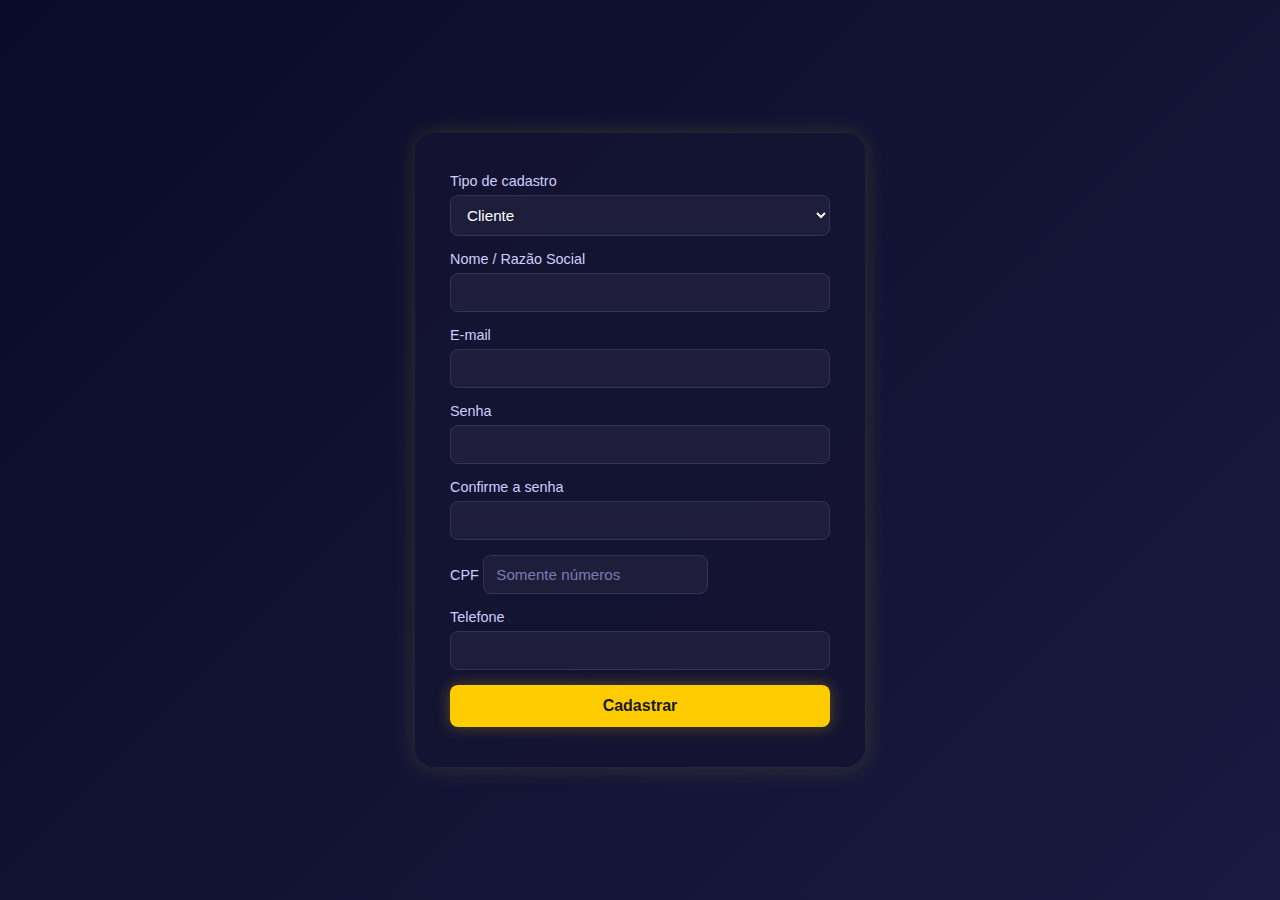
<file: PECAAQteste-main/Cadastrar/index.html>
<!DOCTYPE html>
<html lang="pt-br">
<head>
  <meta charset="UTF-8">
  <title>Cadastro</title>
  <link rel="stylesheet" href="style.css">
</head>
<body>
  <form id="formCadastro" method="POST" action="cadastrar.php">
    <label>Tipo de cadastro</label>
    <select name="tipo" id="tipoCadastro">
      <option value="Cliente">Cliente</option>
      <option value="Empresa">Empresa</option>
    </select>

    <label>Nome / Razão Social</label>
    <input type="text" name="nome" required>

    <label>E-mail</label>
    <input type="email" name="email" required>

    <label>Senha</label>
    <input type="password" name="senha" required>

    <label>Confirme a senha</label>
    <input type="password" id="confirmarSenha" required>

    <div id="campoCpfCnpj">
      <label id="labelCpfCnpj">CPF</label>
      <input type="text" id="inputCpfCnpj" name="cpf_cnpj" placeholder="Somente números" required>
    </div>

    <label>Telefone</label>
    <input type="text" name="telefone">

    <button type="submit">Cadastrar</button>
  </form>

  <script>
    // Script para mudar label e placeholder do CPF/CNPJ
    const tipoCadastro = document.getElementById('tipoCadastro');
    const labelCpfCnpj = document.getElementById('labelCpfCnpj');
    const inputCpfCnpj = document.getElementById('inputCpfCnpj');
    const form = document.getElementById('formCadastro');
    const confirmarSenha = document.getElementById('confirmarSenha');

    // Atualiza label e placeholder ao mudar tipo
    tipoCadastro.addEventListener('change', () => {
      if(tipoCadastro.value === 'Cliente'){
        labelCpfCnpj.textContent = 'CPF';
        inputCpfCnpj.placeholder = 'Somente números';
      } else {
        labelCpfCnpj.textContent = 'CNPJ';
        inputCpfCnpj.placeholder = 'Somente números';
      }
    });

    // Valida senha antes de enviar
    form.addEventListener('submit', (e) => {
      if(form.senha.value !== confirmarSenha.value){
        e.preventDefault();
        alert("As senhas não conferem!");
      }
    });
  </script>
</body>
</html>
</file>
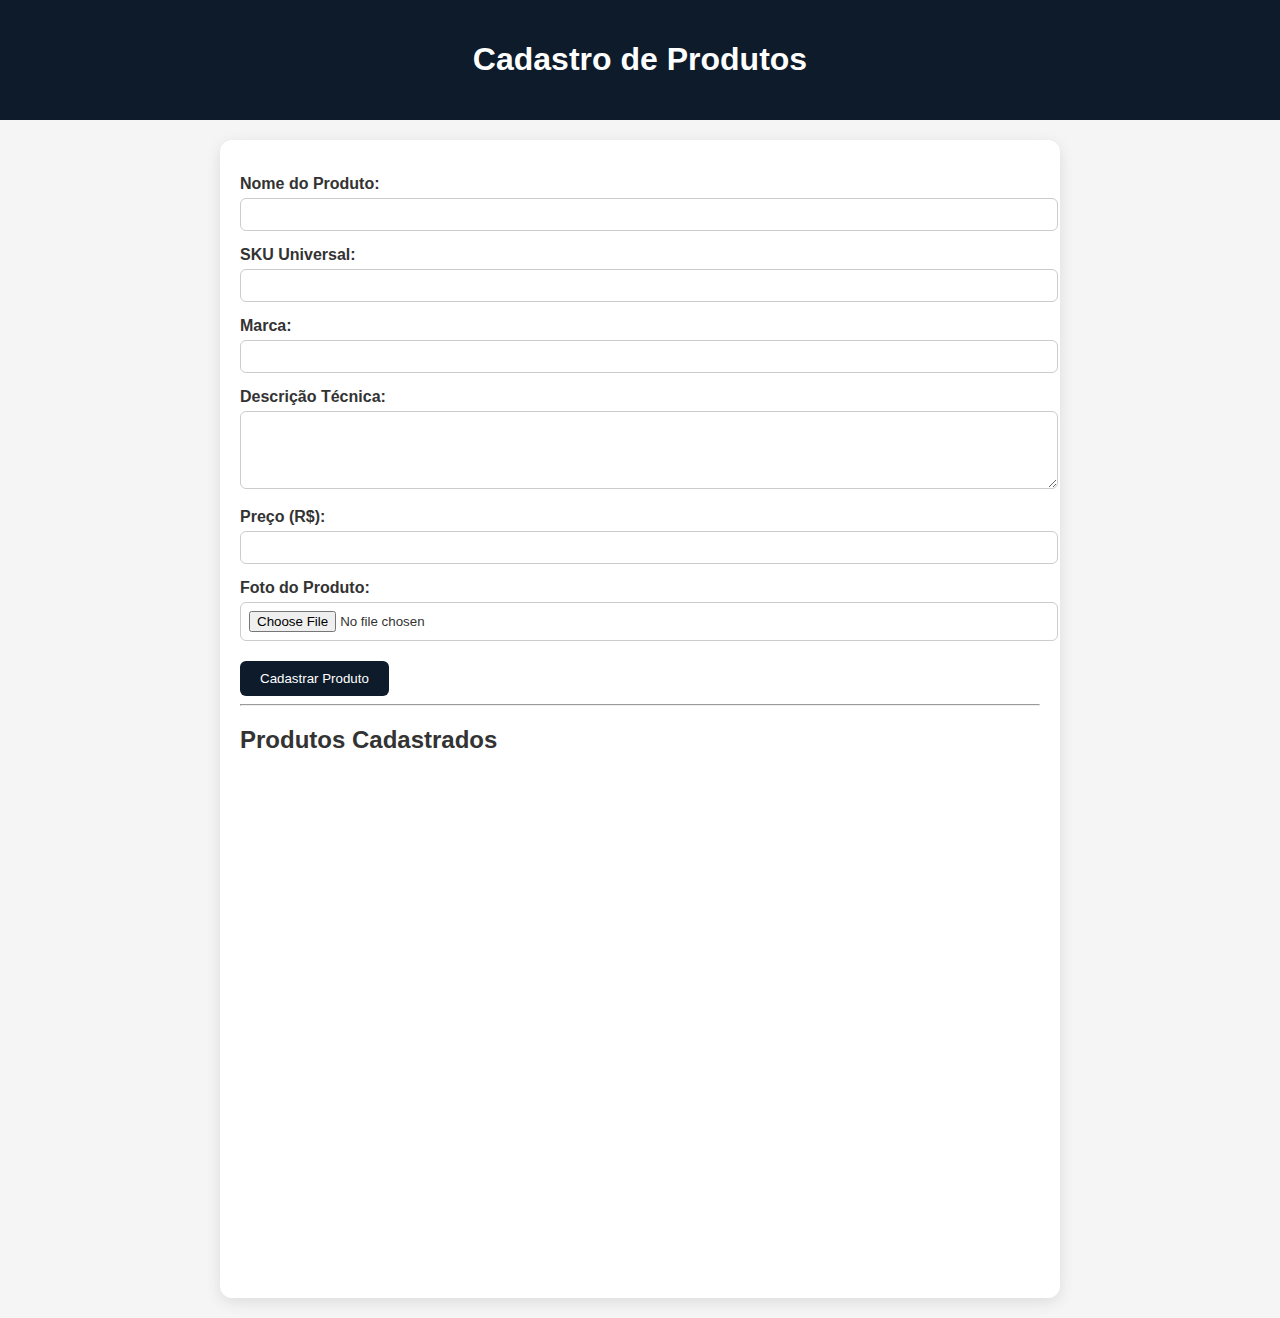
<file: PECAAQteste-main/Empresas/indexEmpresas.html>
<!DOCTYPE html>
<html lang="pt-BR">
<head>
  <meta charset="UTF-8">
  <meta name="viewport" content="width=device-width, initial-scale=1.0">
  <title>Cadastro de Produtos - Empresas</title>
  <link rel="stylesheet" href="styleEmpresas.css">
</head>
<body>

  <header>
    <h1>Cadastro de Produtos</h1>
  </header>

  <main>
    <form id="formProduto" action="processaProduto.php" method="POST" enctype="multipart/form-data">
      <label for="nome">Nome do Produto:</label>
      <input type="text" id="nome" name="nome" required>

      <label for="sku">SKU Universal:</label>
      <input type="text" id="sku" name="sku">

      <label for="marca">Marca:</label>
      <input type="text" id="marca" name="marca">

      <label for="descricao">Descrição Técnica:</label>
      <textarea id="descricao" name="descricao" rows="4"></textarea>

      <label for="preco">Preço (R$):</label>
      <input type="text" id="preco" name="preco" required>

      <label for="foto">Foto do Produto:</label>
      <input type="file" id="foto" name="foto" accept="image/*" required>

      <button type="submit">Cadastrar Produto</button>
    </form>

    <hr>

    <section id="produtosCadastrados">
      <h2>Produtos Cadastrados</h2>
      <iframe src="indexEmpresas.php" frameborder="0" width="100%" height="500px"></iframe>
    </section>
  </main>

</body>
</html>
</file>
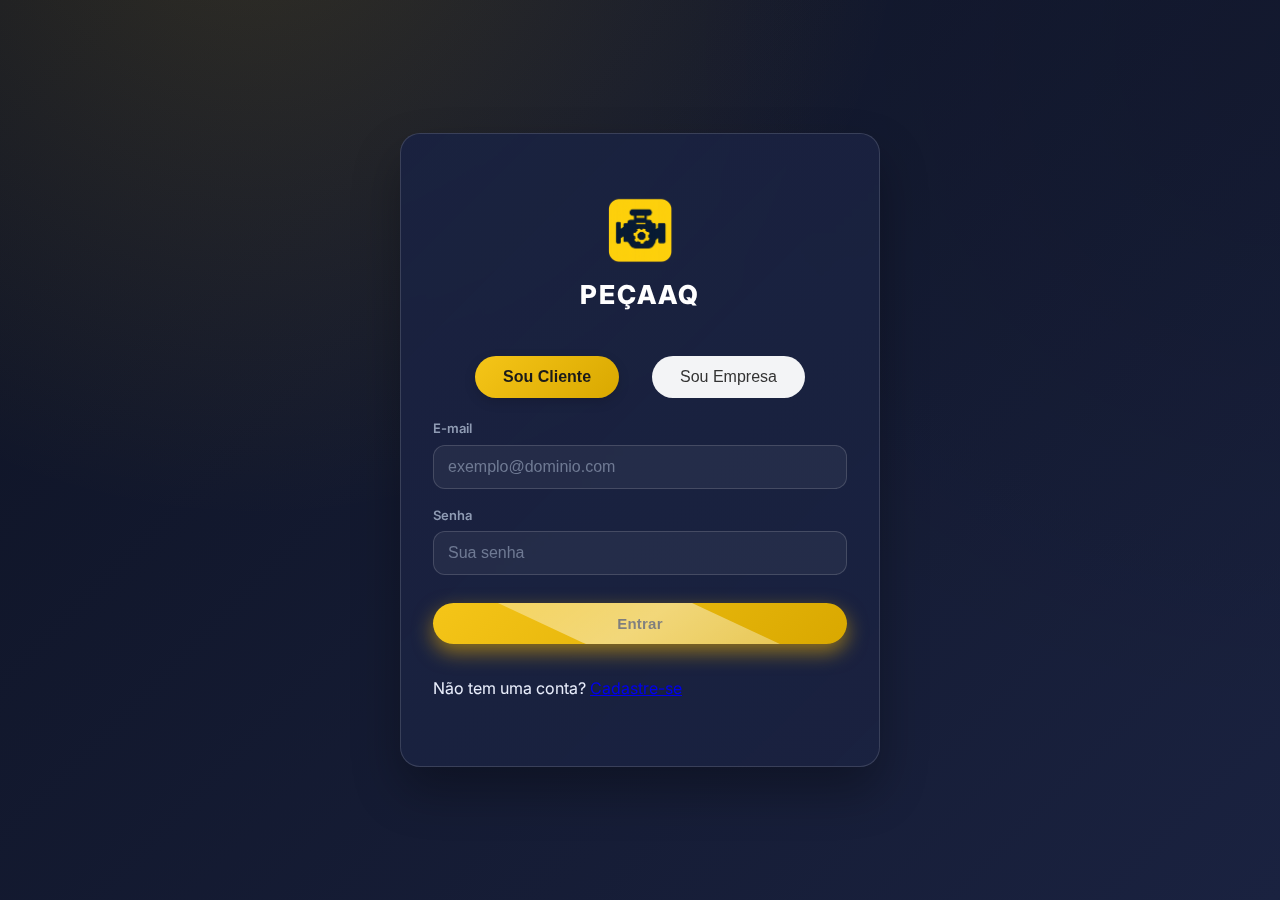
<file: PECAAQteste-main/Login/indexLogin.html>
<!DOCTYPE html>
<html lang="pt-br">

<head>
    <meta charset="utf-8" />
    <meta name="viewport" content="width=device-width, initial-scale=1" />
    <title>PeçaAq - Login</title>
    <link rel="preconnect" href="https://fonts.googleapis.com">
    <link rel="preconnect" href="https://fonts.gstatic.com" crossorigin>
    <link href="https://fonts.googleapis.com/css2?family=Inter:wght@400;500;600;700&display=swap" rel="stylesheet">
    <link rel="stylesheet" href="styleLogin.css" />
</head>

<body>
    <main class="login-container">
        <section class="login-card" aria-label="Login do PeçaAq">

            <!-- LOGO CENTRAL -->
            <div class="logo-container">
                <img src="imgLogin/LogoPecaAq4.png" alt="Logo PeçaAq" class="logo">
                <span class="brand__name">PEÇAAQ</span>
            </div>

            <!-- Abas de ação: Sou Cliente / Sou Empresa -->
            <div class="tab-selector" aria-label="Seleção de tela">
                <button class="tab active" data-tab="cliente">Sou Cliente</button>
                <button class="tab" data-tab="empresa">Sou Empresa</button>
            </div>

            <!-- Conteúdo dinâmico -->
            <div class="content-area">

                <!-- Login Cliente -->
                <form id="form-cliente" class="login-form active" autocomplete="on" novalidate method="POST" action="login.php">
                    <input type="hidden" name="tipo" value="Cliente">
                    <div class="form-field">
                        <label for="email-cliente">E-mail</label>
                        <input type="email" id="email-cliente" name="login" placeholder="exemplo@dominio.com" required />
                    </div>
                    <div class="form-field">
                        <label for="senha-cliente">Senha</label>
                        <input type="password" id="senha-cliente" name="senha" placeholder="Sua senha" required />
                    </div>
                    <button type="submit" class="primary-btn btn-modern">Entrar</button>

                    <!-- Link de cadastro -->
                    <p class="hint">
                        Não tem uma conta? 
                  <a href="../Cadastrar/index.html" class="link-to-cadastro">Cadastre-se</a>


                    </p>
                </form>

                <!-- Login Empresa -->
                <form id="form-empresa" class="login-form" autocomplete="on" novalidate method="POST" action="login.php" style="display:none;">
                    <input type="hidden" name="tipo" value="Empresa">
                    <div class="form-field">
                        <label for="cnpj">CNPJ</label>
                        <input type="text" id="cnpj" name="login" placeholder="00.000.000/0000-00" required />
                    </div>
                    <div class="form-field">
                        <label for="senha-empresa">Senha</label>
                        <input type="password" id="senha-empresa" name="senha" placeholder="Sua senha" required />
                    </div>
                    <button type="submit" class="primary-btn btn-modern">Entrar</button>

                    <!-- Link de cadastro -->
                    <p class="hint">
                        Não tem uma conta? 
                <a href="../Cadastrar/index.html" class="link-to-cadastro">Cadastre-se</a>


                    </p>
                </form>

            </div>
        </section>
    </main>

    <script src="scriptLogin.js"></script>
</body>
</html>
</file>
<file: PECAAQteste-main/Cadastrar/style.css>
/* =========================
   ESTILO GERAL
========================= */
body {
  margin: 0;
  padding: 0;
  font-family: "Poppins", sans-serif;
  background: linear-gradient(135deg, #0a0a2a, #1a1a40);
  color: #fff;
  height: 100vh;
  display: flex;
  justify-content: center;
  align-items: center;
}

/* =========================
   CONTAINER DO FORMULÁRIO
========================= */
form {
  background: rgba(20, 20, 50, 0.9);
  padding: 40px 35px;
  border-radius: 20px;
  box-shadow: 0 0 25px rgba(255, 255, 0, 0.15);
  width: 380px;
  max-width: 90%;
  display: flex;
  flex-direction: column;
}

/* =========================
   TÍTULOS E LABELS
========================= */
label {
  margin-bottom: 6px;
  font-size: 0.9rem;
  font-weight: 500;
  color: #cfcffc;
}

/* =========================
   CAMPOS DE ENTRADA
========================= */
input,
select {
  background: #1e1e3a;
  border: 1px solid #33335a;
  border-radius: 8px;
  color: #fff;
  font-size: 0.95rem;
  padding: 10px 12px;
  margin-bottom: 15px;
  outline: none;
  transition: 0.2s;
}

input::placeholder {
  color: #7a7ab3;
}

input:focus,
select:focus {
  border-color: #ffcc00;
  box-shadow: 0 0 5px #ffcc00;
}

/* =========================
   BOTÃO
========================= */
button {
  background: #ffcc00;
  color: #1a1a1a;
  font-weight: bold;
  border: none;
  padding: 12px;
  border-radius: 8px;
  cursor: pointer;
  font-size: 1rem;
  transition: 0.3s;
  box-shadow: 0 0 15px rgba(255, 204, 0, 0.3);
}

button:hover {
  background: #ffe066;
  box-shadow: 0 0 25px rgba(255, 204, 0, 0.6);
}

/* =========================
   LINK DE ENTRAR
========================= */
a {
  color: #a780ff;
  text-decoration: none;
  font-weight: 500;
}

a:hover {
  color: #d5b3ff;
  text-decoration: underline;
}

/* =========================
   TEXTO INFERIOR
========================= */
form p {
  text-align: center;
  font-size: 0.9rem;
  margin-top: 10px;
}

form p a {
  color: #a780ff;
}

/* =========================
   RESPONSIVIDADE
========================= */
@media (max-width: 480px) {
  form {
    width: 90%;
    padding: 30px 25px;
  }

  button {
    font-size: 0.95rem;
  }
}
</file>
<file: PECAAQteste-main/Empresas/styleEmpresas.css>
body {
  font-family: 'Arial', sans-serif;
  background-color: #f5f5f5;
  color: #333;
  margin: 0;
  padding: 0;
}

header {
  background-color: #0D1B2A;
  color: #fff;
  padding: 20px;
  text-align: center;
}

main {
  max-width: 800px;
  margin: 20px auto;
  background: #fff;
  padding: 20px;
  border-radius: 12px;
  box-shadow: 0 4px 15px rgba(0,0,0,0.1);
}

form label {
  display: block;
  margin-top: 15px;
  font-weight: bold;
}

form input[type="text"],
form textarea,
form input[type="file"] {
  width: 100%;
  padding: 8px;
  margin-top: 5px;
  border-radius: 6px;
  border: 1px solid #ccc;
}

form button {
  margin-top: 20px;
  padding: 10px 20px;
  background-color: #0D1B2A;
  color: #fff;
  border: none;
  border-radius: 6px;
  cursor: pointer;
}

form button:hover {
  background-color: #1B263B;
}
</file>
<file: PECAAQteste-main/Login/styleLogin.css>
/* =====================  
   CSS ajustado ao HTML fornecido  
   ======================= */  

/* Variáveis (mantidas) */  
:root {  
  --bg: #0e1324;  
  --card: #1a2240;  
  --primary-start: #f5c518;  
  --primary-end: #d9a800;  
  --text: #e9eefc;  
  --muted: #8f9bb3;  
  --muted-dark: #6f7a98;  
  --shadow: rgba(0, 0, 0, 0.3);  
  --surface: rgba(255, 255, 255, 0.07);  
  --surface-2: rgba(255, 255, 255, 0.14);  
  --radius: 16px;  
  --radius-lg: 20px;  
  --focus: 0 0 0 5px rgba(245, 197, 24, 0.25);  
  --error: #ff6b6b;  
}  

/* Reset rápido de box sizing (já existente no seu código) */  
*, *::before, *::after { box-sizing: border-box; }  

/* Corpo e fundo (mantidos) */  
html, body {  
  height: 100%;  
  margin: 0;  
  font-family: 'Inter', -apple-system, BlinkMacSystemFont, 'Segoe UI', Roboto, Oxygen, Ubuntu, Cantarell, 'Open Sans', 'Helvetica Neue', sans-serif;  
  background:  
    radial-gradient(circle at 20% -15%, rgba(245, 197, 24, 0.15), transparent 45%),  
    radial-gradient(circle at 100% 5%, rgba(0, 0, 0, 0.12), transparent 45%),  
    linear-gradient(135deg, var(--bg) 0%, var(--card) 100%);  
  color: var(--text);  
  -webkit-font-smoothing: antialiased;  
  -moz-osx-font-smoothing: grayscale;  
  line-height: 1.6;  
  -webkit-text-size-adjust: 100%;  
}  

/* Layout do container de login (centrado) */  
.login-container {  
  min-height: 100vh;  
  display: grid;  
  place-items: center;  
  padding: 2.5rem;  
}  

/* Card */  
.login-card {  
  width: 100%;  
  max-width: 480px;  
  background: linear-gradient(135deg, rgba(26, 34, 64, 0.95), rgba(26, 34, 64, 0.9));  
  border-radius: var(--radius-lg);  
  padding: 2.5rem 2rem 3rem;  
  border: 1px solid var(--surface-2);  
  box-shadow: 0 24px 48px var(--shadow);  
  backdrop-filter: saturate(1.15) blur(3.5px);  
  overflow: hidden;  
  position: relative;  
      padding-top: 60px; /* ajusta de acordo com o tamanho da logo */

  /* mantém o resto do estilo existente (não tocar) */  
}  

/* Logo no canto superior esquerdo - container dentro do card */  
.logo-container {
    display: flex;
    flex-direction: column; /* logo em cima, texto embaixo */
    align-items: center;    /* centraliza horizontalmente */
    justify-content: center;
    margin-bottom: 25px; /* espaço entre logo e os botões */
}

.logo {
    width: 70px; /* tamanho da logo */
    height: 70px;
    margin-bottom: 10px; /* espaço entre logo e nome */
}

.brand__name {
    font-size: 26px; /* aumentei o tamanho da fonte */
    font-weight: 800; /* deixei mais grossa */
    color: #fff;
    letter-spacing: 2px; /* espaçamento entre letras */
    text-transform: uppercase; /* deixa em maiúsculas (opcional) */
}

/* Marca textual - mantém o estilo atual da marca */  
.brand {  
  position: absolute;  
  top: -10px;  
  left: 0px;  
  width: 45px;  
  height: 45px;  
  display: flex;  
  align-items: center;  
  justify-content: center;  
  padding: 0;  
  z-index: 2;  
  pointer-events: none;  
  background: transparent;  
}  
.brand img {  
  width: 200px;  
  height: 140px;  
  object-fit: contain;  
  display: block;  
  border-radius: 6px;  
}  

/* Opcional: afastar o título da marca para não sobrepor o logo */  
.brand + .brand-title {  
  margin-top: 0.25rem;  
  margin-left: calc(48px + 8px); /* desloca o título para a direita do logo */  
  text-align: left;  
  position: relative;  
}  
.brand-title {  
  font-size: 28px;  
  font-weight: 900;  
  letter-spacing: 1px;  
  margin: 0;  
  color: var(--primary-start);  
  text-align: center;  
  text-shadow: 0 3px 6px rgba(0,0,0,0.25);  
}  
.logo-square {  
  width: 56px;  
  height: 56px;  
  background: linear-gradient(135deg, var(--primary-start), var(--primary-end));  
  border-radius: 18px;  
  display: grid;  
  place-items: center;  
  box-shadow: inset 0 3px 9px rgba(0, 0, 0, 0.28),  
              0 9px 24px rgba(245, 197, 24, 0.3);  
}  
.brand .car-icon {  
  font-size: 28px;  
  line-height: 1;  
  filter: drop-shadow(0 3px 3px rgba(0, 0, 0, 0.3));  
}  

/* Tabs/abas para alternar entre Cliente e Empresa */  
.tab-selector {  
  display: flex;  
  justify-content: center;  
  gap: 33px;  
  margin-bottom: 14px;  
  margin-top: 40px; /* espaçamento abaixo da logo */  
}  
.tab {  
  padding: 12px 28px;  
  font-size: 1rem;  
  border: none;  
  border-radius: 25px;  
  background-color: #f3f4f6;  
  color: #333;  
  font-weight: 500;  
  cursor: pointer;  
  transition: all 0.3s ease;  
}  
.tab.active {  
  background: linear-gradient(135deg, var(--primary-start), var(--primary-end));  
  color: #1a1a1a;  
  font-weight: 700;  
  box-shadow: 0 4px 12px rgba(0,0,0,0.15);  
}  

/* Formulários (Cliente / Empresa) */  
.login-form {  
  display: none;  
  grid-gap: 16px;  
}  
.login-form.active {  
  display: grid;  
}  
.form-field {  
  display: flex;  
  flex-direction: column;  
  gap: 6px;  
}  
.form-field label {  
  font-size: 13px;  
  color: var(--muted);  
  font-weight: 600;  
}  
.form-field input {  
  padding: 12px 14px;  
  border-radius: 12px;  
  border: 1.5px solid rgba(255, 255, 255, 0.15);  
  background: rgba(255, 255, 255, 0.05);  
  color: var(--text);  
  font-size: 16px;  
  font-weight: 500;  
  transition: border-color 0.3s ease, background-color 0.3s ease, box-shadow 0.25s ease;  
  outline-offset: 2px;  
}  
.form-field input::placeholder {  
  color: var(--muted);  
  opacity: 0.7;  
}  
.form-field input:focus {  
  border-color: var(--primary-start);  
  background: rgba(255, 255, 255, 0.08);  
  box-shadow: var(--focus);  
}  

/* Botões de ação (Entrar) moderno com espaçamento já aplicado via classe bean  
   Mantém o estilo anterior, já com espaçamento adequado no padding. */  
/* Botão principal - versão mais moderna e profissional */
/* Espaçamento acima do botão Entrar */
.primary-btn {
  display: inline-flex;
  justify-content: center;
  align-items: center;
  padding: 12px 28px;
  font-weight: 700;
  font-size: 15px;
  letter-spacing: .2px;
  cursor: pointer;
  border: none;
  border-radius: 999px; /* pill suave */
  position: relative;
  overflow: hidden;
  transition: transform 0.25s ease, box-shadow 0.25s ease;
  user-select: none;
  background: linear-gradient(135deg, var(--primary-start), var(--primary-end));
  color: #1a1a1a;
  box-shadow: 0 8px 20px rgba(245, 183, 0, 0.55);
  outline: none;

  /* Espaçamento acima do botão (opção: ajuste conforme necessidade) */
  margin-top: 12px; /* espaço acima, entre o campo anterior e o botão */
}
.primary-btn:hover, .primary-btn:focus-visible {
  transform: translateY(-2px) scale(1.03);
  box-shadow: 0 14px 34px rgba(245, 183, 0, 0.70);
}

/* Efeito de brilho suave passando por baixo (antes do conteúdo) */
.primary-btn::before,
.secondary-btn::before {
  content: "";
  position: absolute;
  top: -50%;
  left: -50%;
  width: 200%;
  height: 200%;
  background: linear-gradient(120deg, transparent, rgba(255, 255, 255, 0.45), transparent);
  transform: rotate(25deg);
  transition: left 0.6s ease;
  pointer-events: none;
  z-index: 0; /* manter o brilho atrás do texto */
}

.primary-btn:hover::before,
.primary-btn:focus-visible::before,
.secondary-btn:hover::before,
.secondary-btn:focus-visible::before {
  left: 100%;
}

/* Botões secundários (se usados) com visual moderno */
.secondary-btn {
  background: rgba(255, 255, 255, 0.12);
  color: var(--text, #eaeaea);
  border: 1px solid rgba(255, 255, 255, 0.3);
  border-radius: 999px;
  padding: 12px 24px;
  box-shadow: 0 4px 14px rgba(0, 0, 0, 0.15);
  transition: transform 0.25s ease, box-shadow 0.25s ease;
}
.secondary-btn:hover,
.secondary-btn:focus-visible {
  transform: translateY(-2px) scale(1.02);
  box-shadow: 0 8px 26px rgba(0, 0, 0, 0.25);
  outline: none;
}
.hide-abas .tab-selector {
  display: none;
}
.content-area {
    margin-top: 20px; /* ou mais, se precisar */
}
.cadastro-rodape-left {
  text-align: left;
}
/* Alinhar o rodapé do cadastro à esquerda */
.cadastro-footer {
  text-align: left; /* garante que o conteúdo fique alinhado à esquerda */
  margin-top: 16px;
  color: #fff;
  /* manter o espaço e estilo já existente */
}
/* Responsivo */
@media (max-width: 520px) {
  .login-card {
    padding: 1.8rem 1.5rem 2.5rem;
  }
  .brand-title {
    font-size: 24px;
  }
  .tab-selector {
    gap: 8px;
  }
  .tab {
    padding: 12px 20px;
  }
  .primary-btn,
  .secondary-btn {
    padding: 14px 28px;
    font-size: 14px;
  }
  .login-card__logo {
    width: 40px;
    height: 40px;
  }
}
</file>
